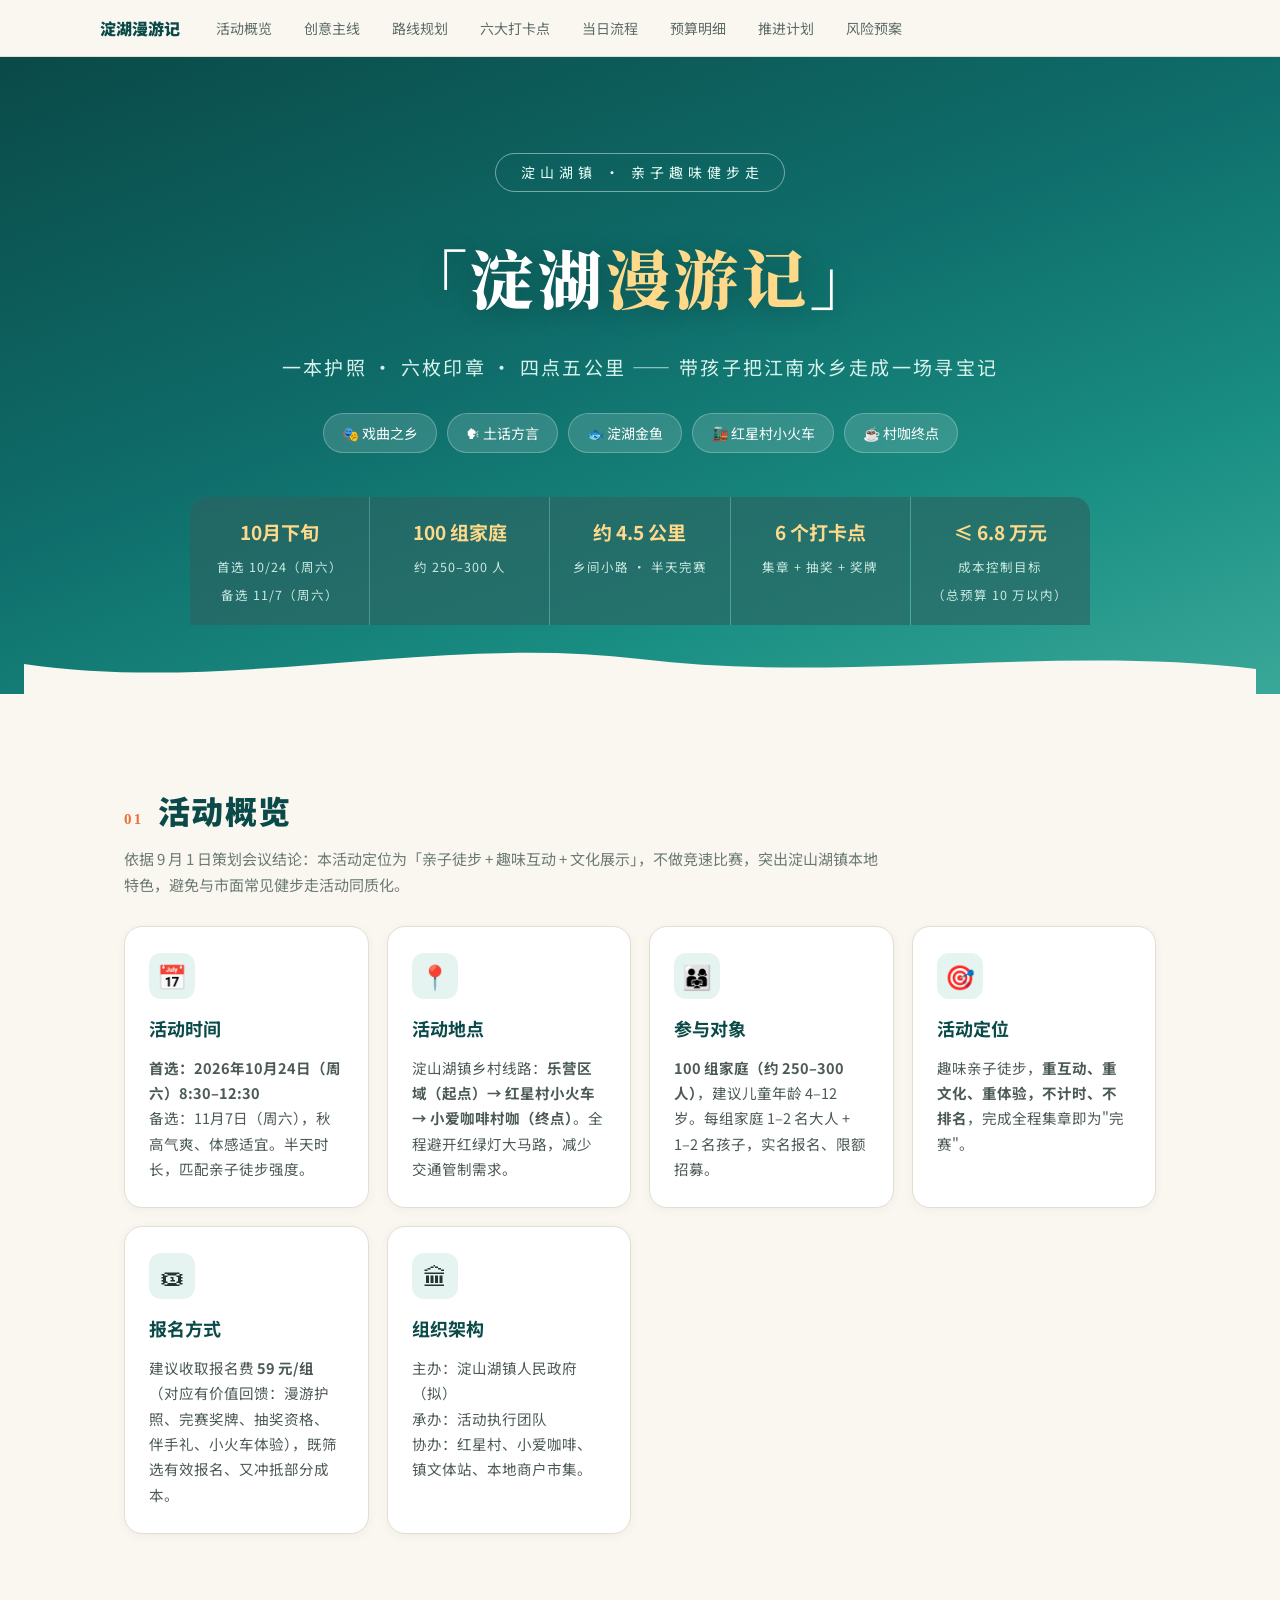
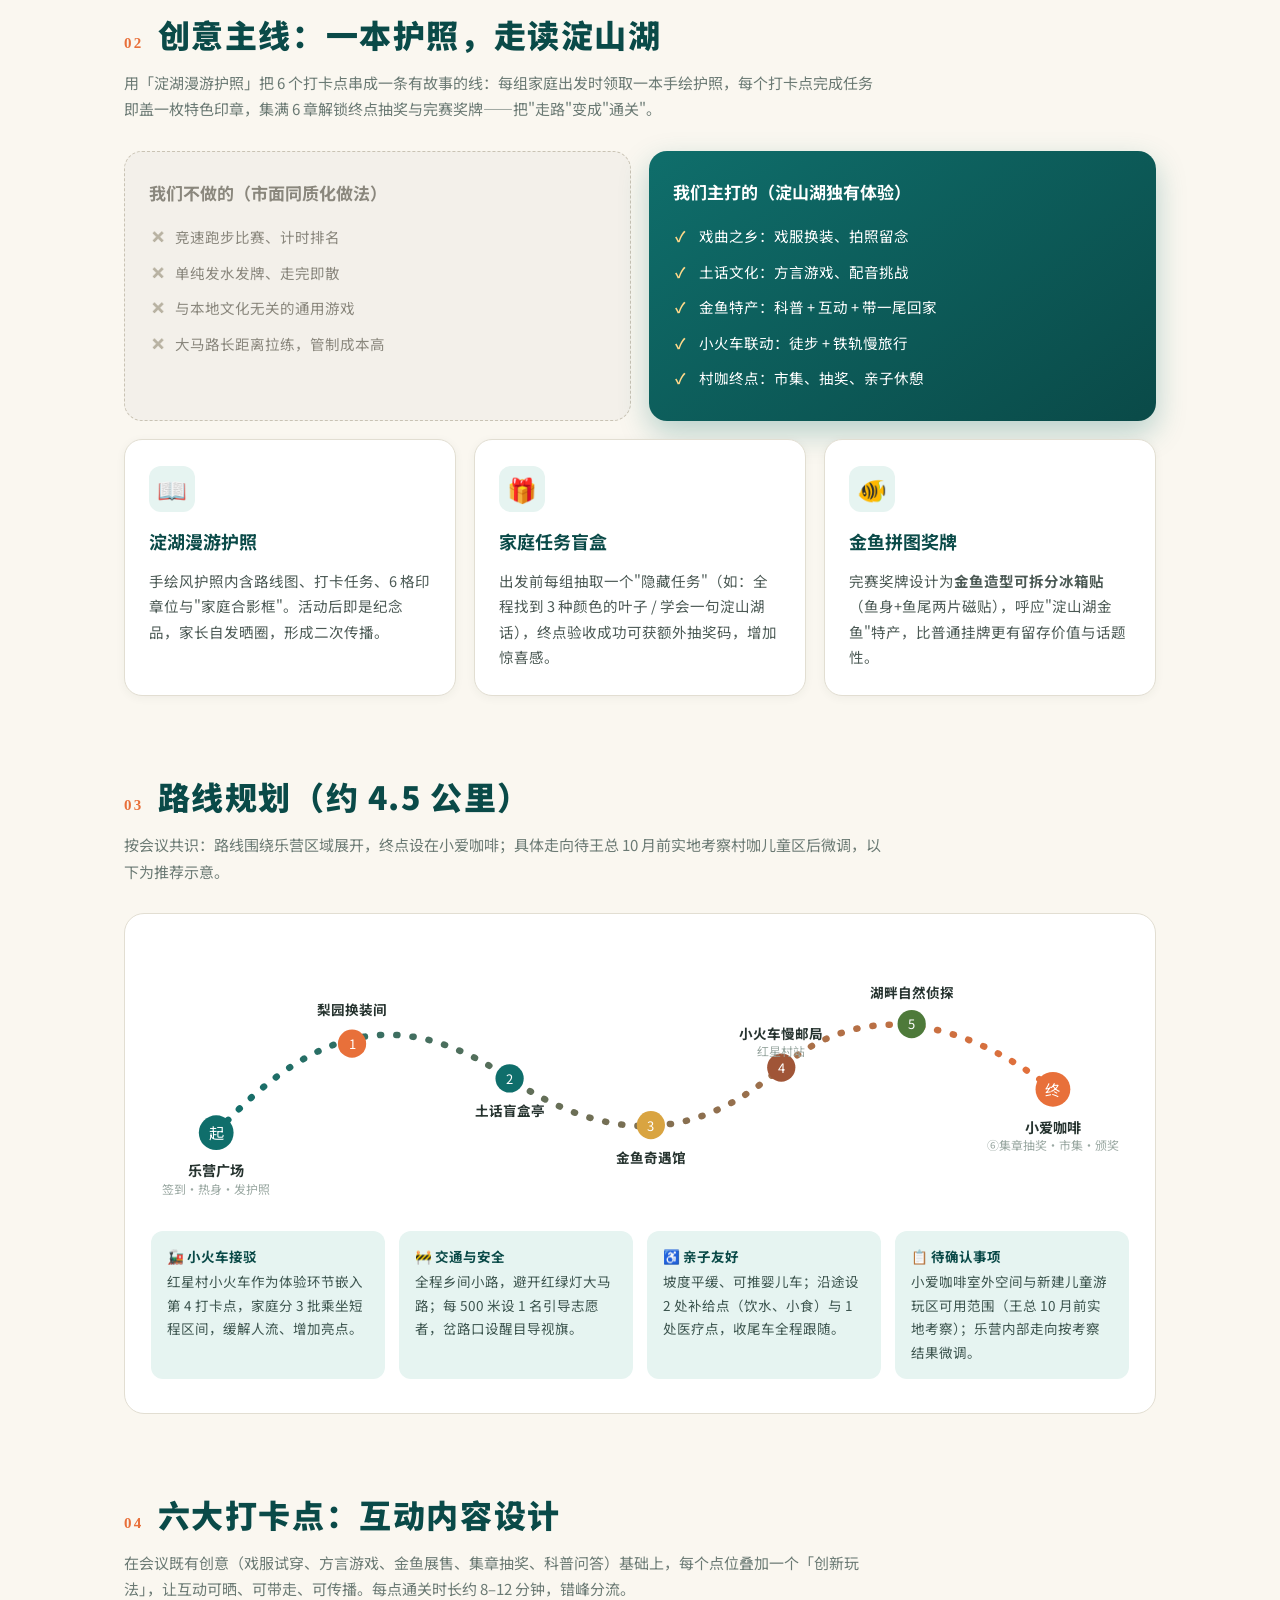
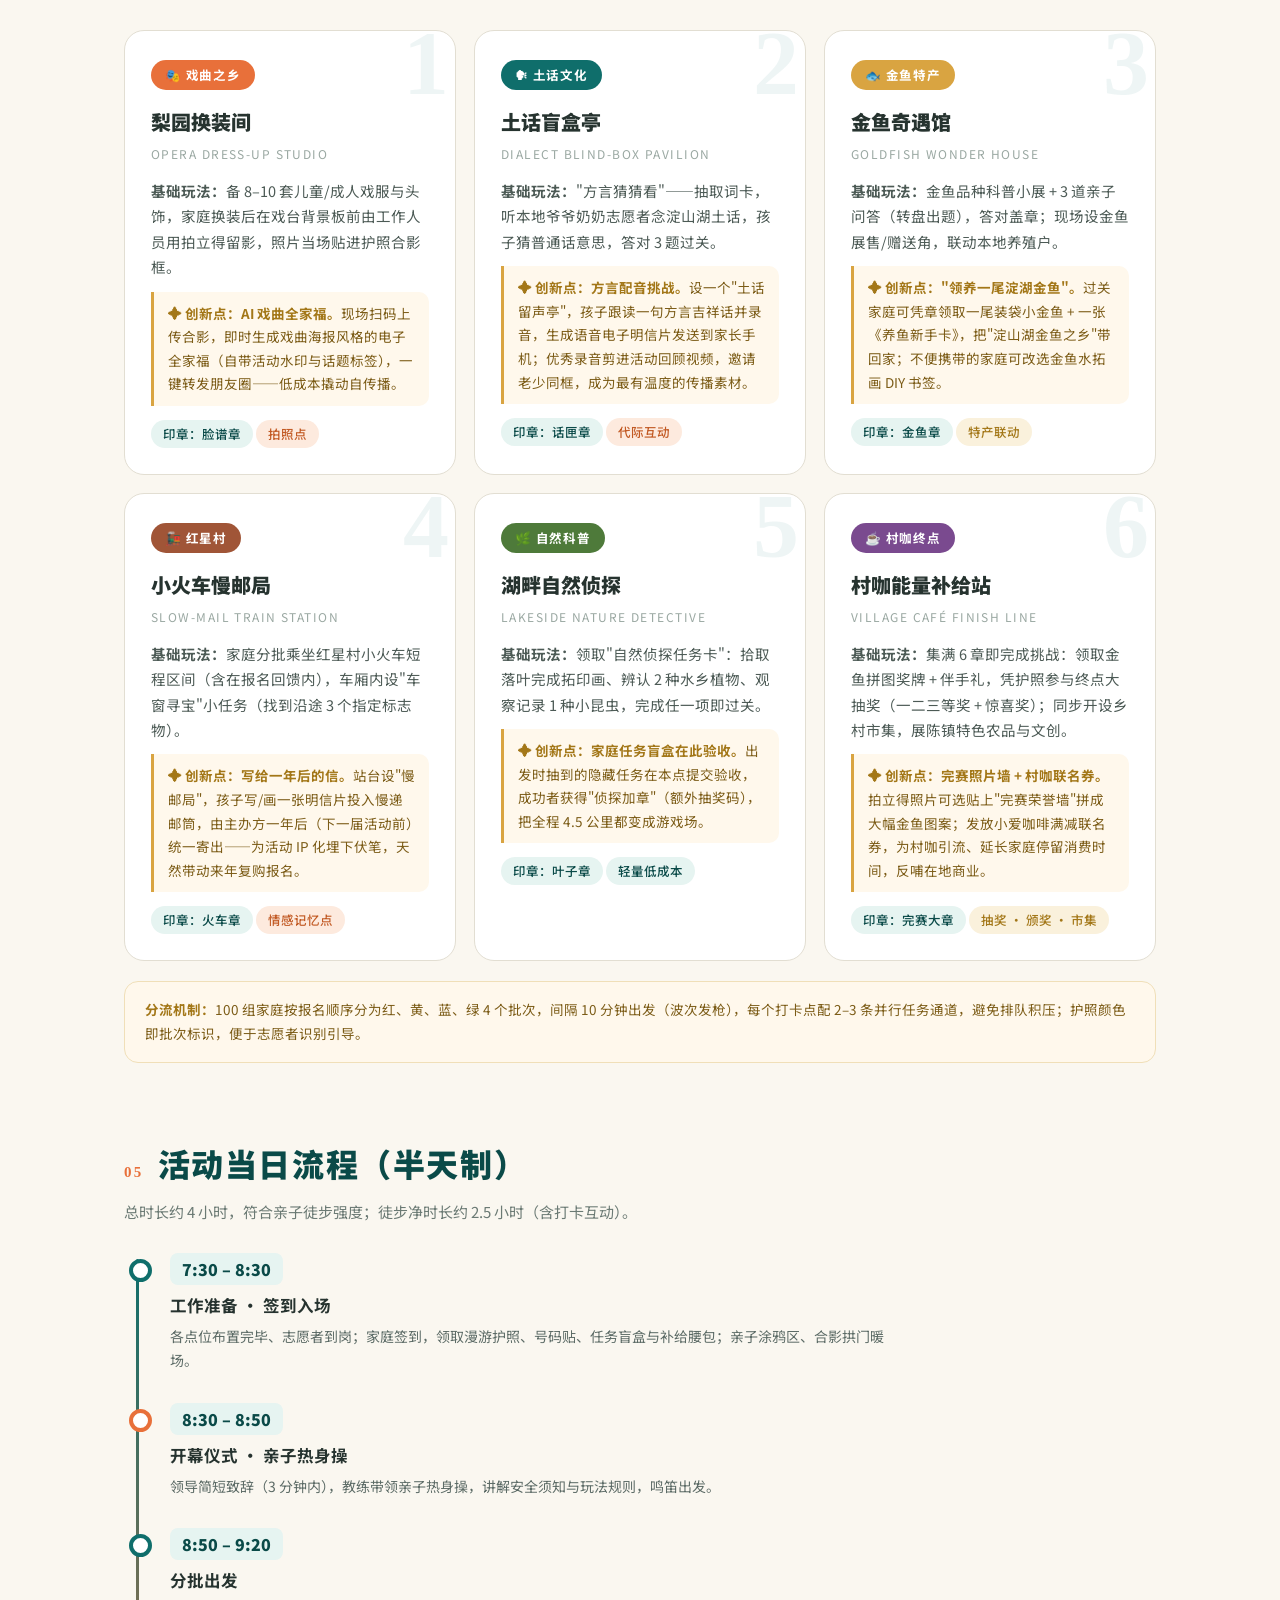
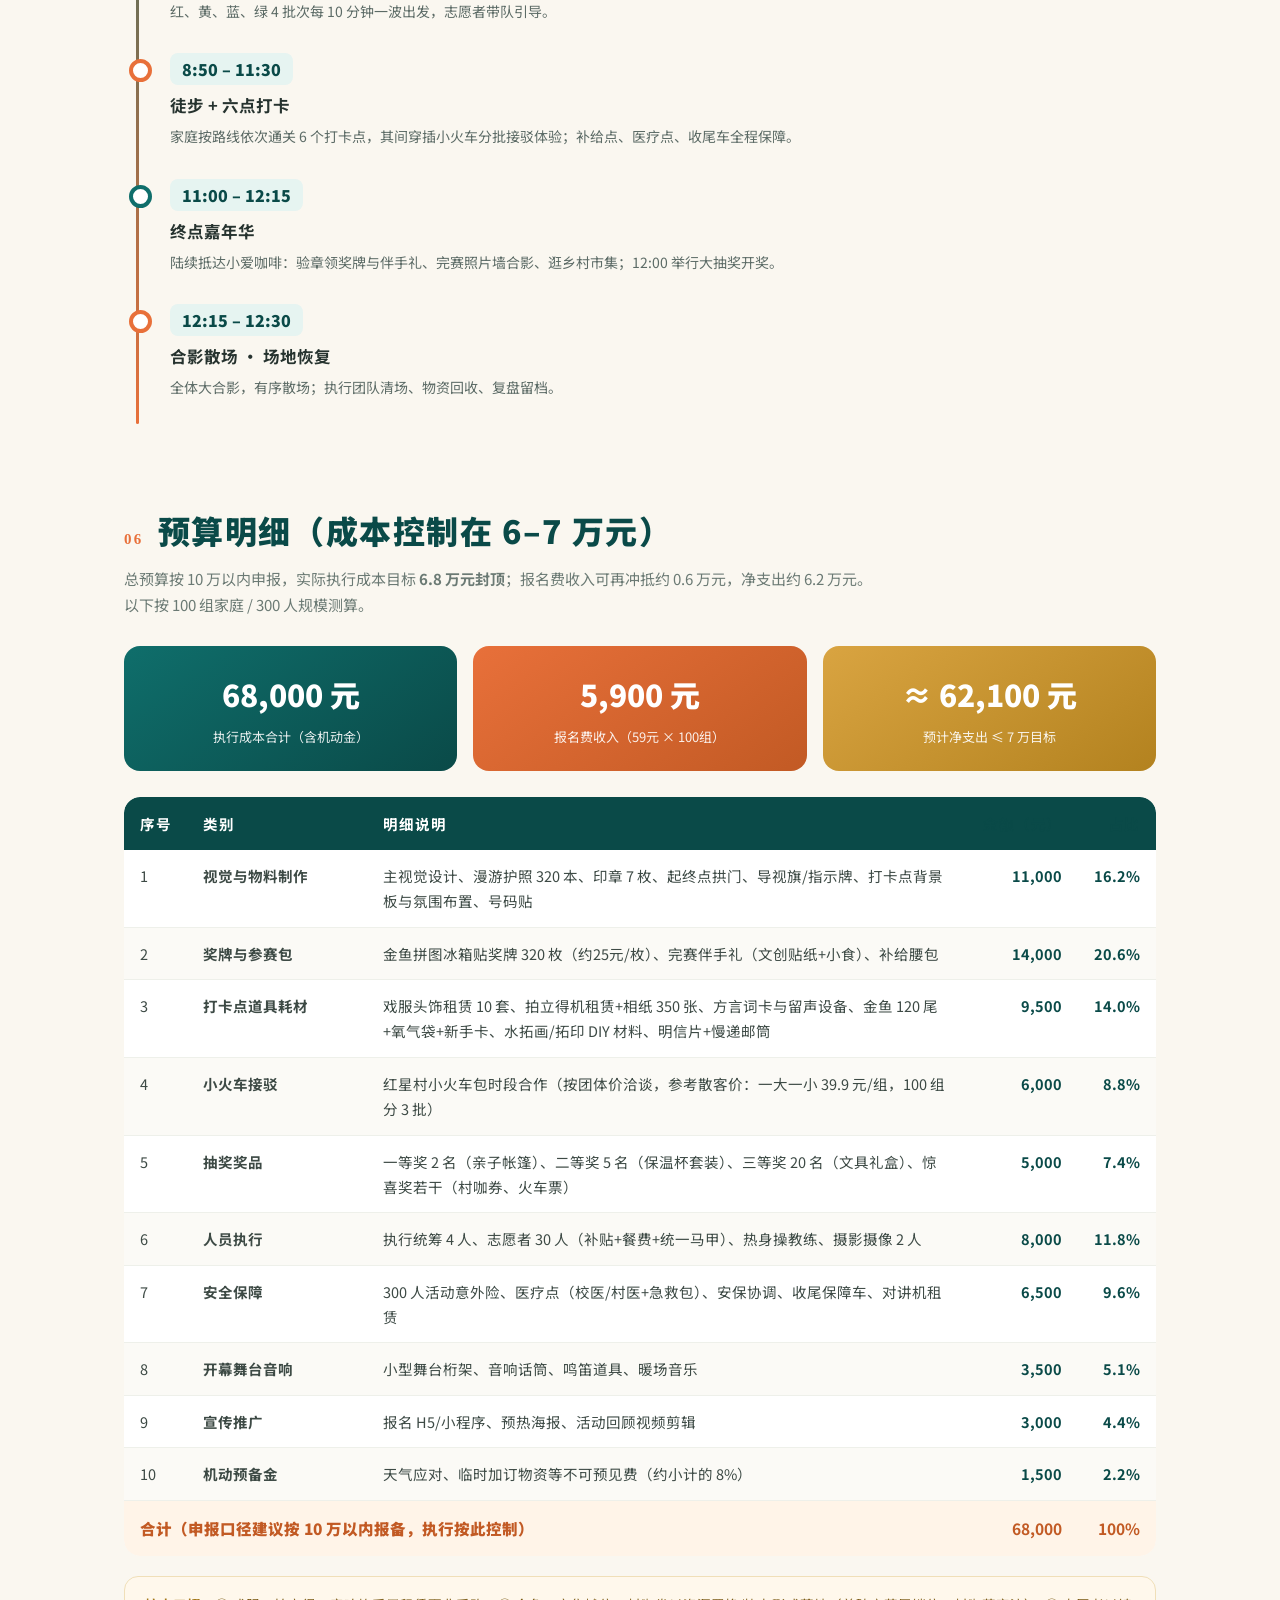
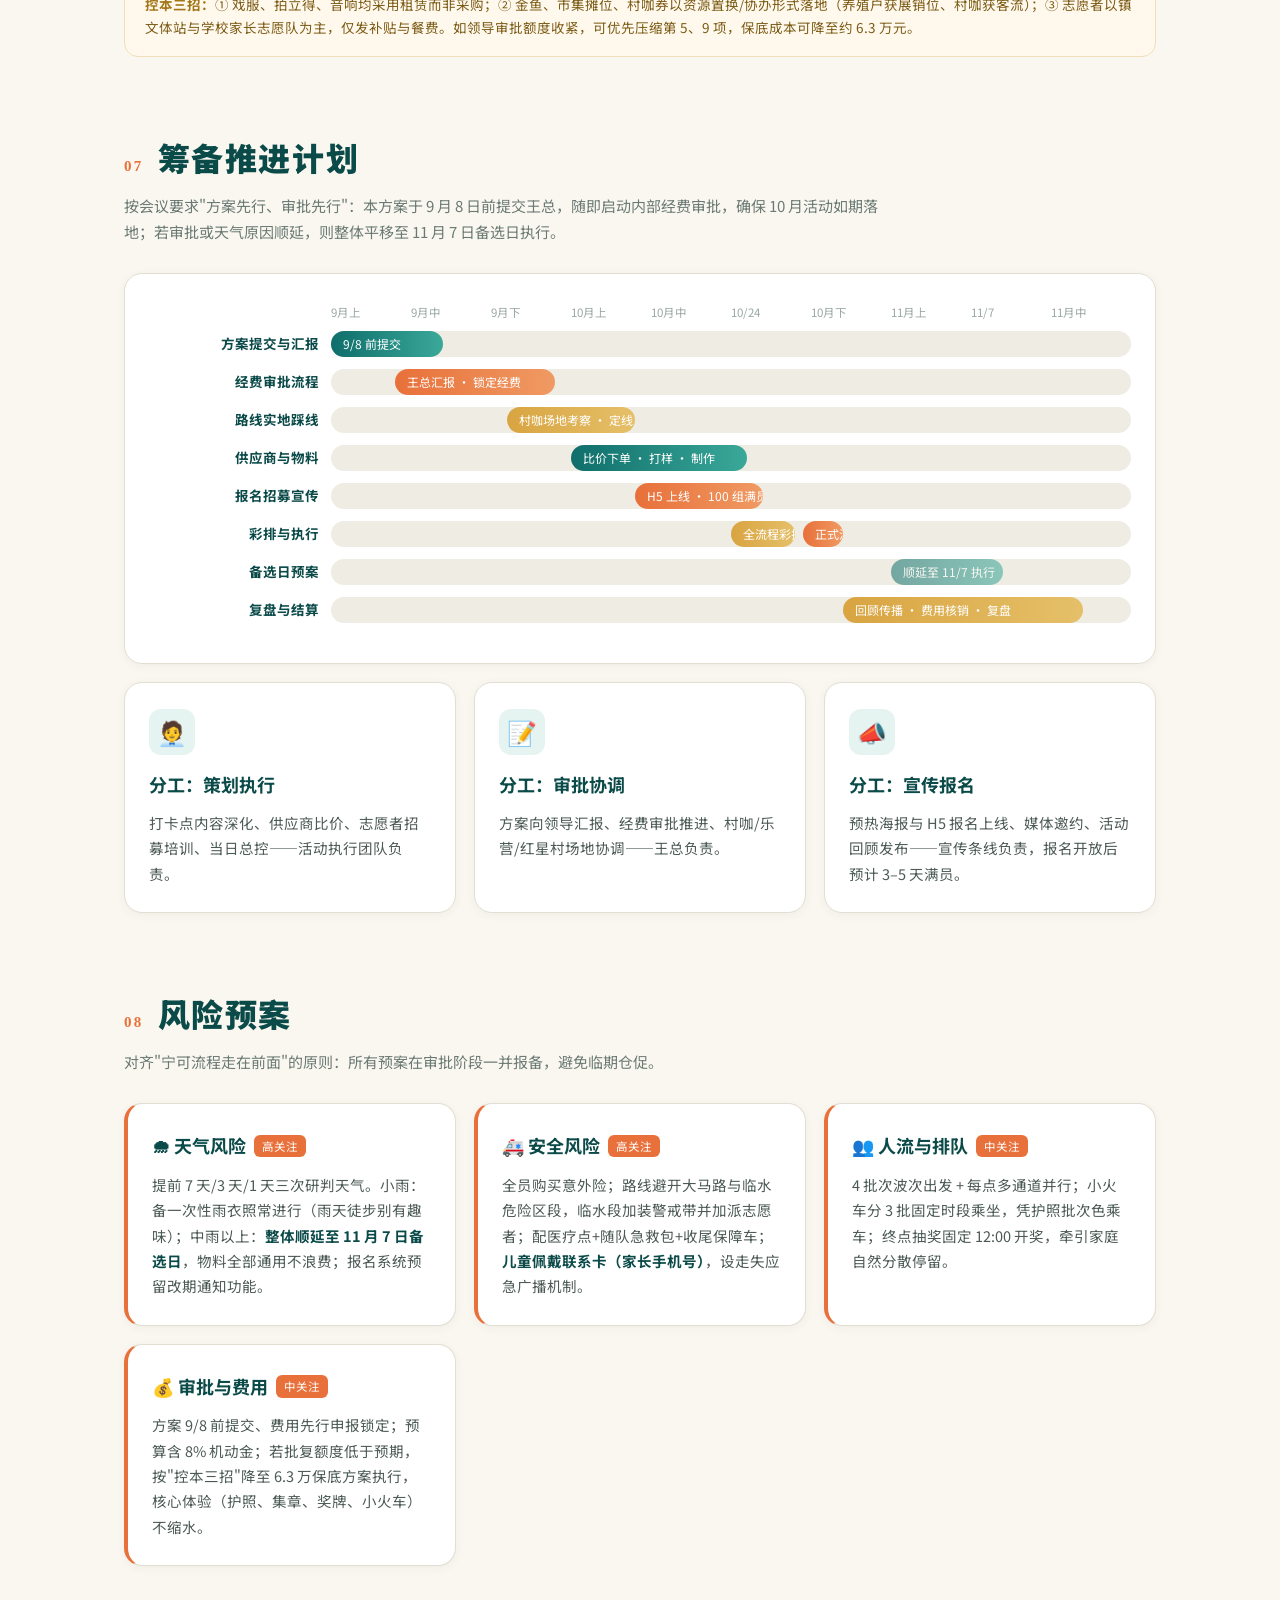
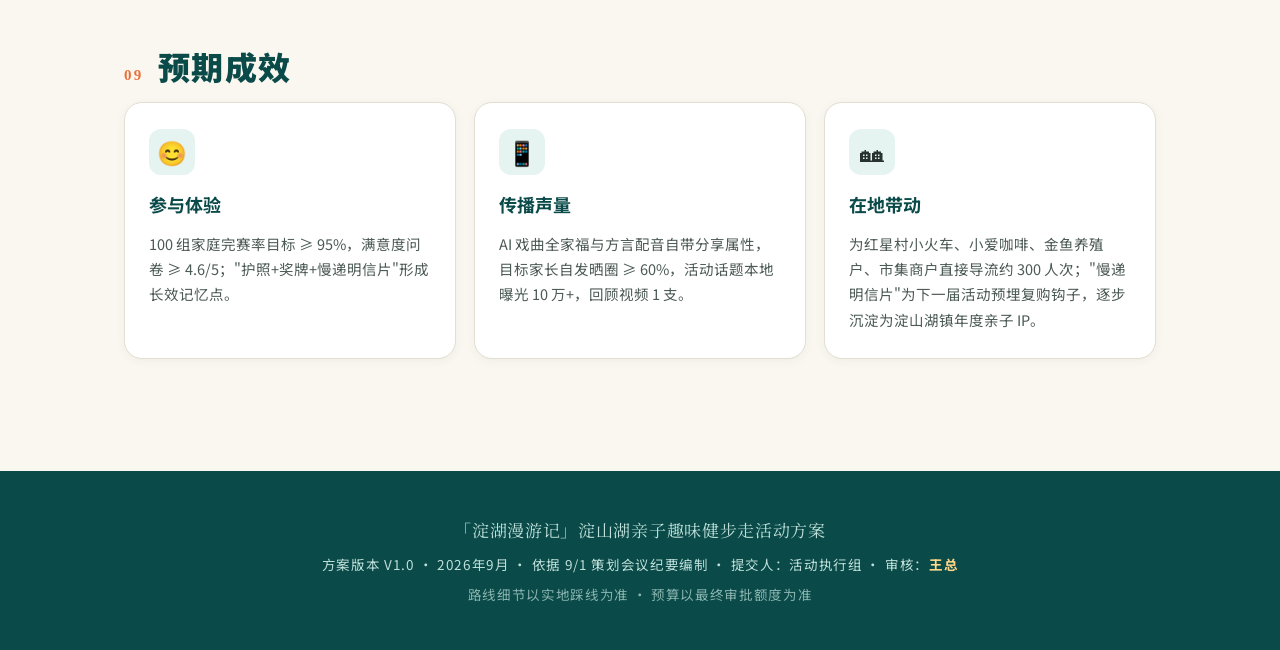
<file: 淀山湖亲子趣味健步走活动方案.html>
<!DOCTYPE html>
<html lang="zh-CN">
<head>
<meta charset="UTF-8">
<meta name="viewport" content="width=device-width, initial-scale=1.0">
<title>「淀湖漫游记」淀山湖亲子趣味健步走活动方案</title>
<link rel="preconnect" href="https://fonts.googleapis.com">
<link href="https://fonts.googleapis.com/css2?family=Noto+Sans+SC:wght@300;400;500;700;900&family=Noto+Serif+SC:wght@600;900&display=swap" rel="stylesheet">
<style>
  :root{
    --lake:#0f6e6b;        /* 湖水青 */
    --lake-deep:#0a4a48;   /* 深湖绿 */
    --lake-light:#e6f4f1;  /* 浅湖雾 */
    --persimmon:#e8703a;   /* 柿子橙（秋日主色） */
    --gold:#d9a441;        /* 金鱼金 */
    --ink:#26332f;         /* 墨色文字 */
    --paper:#faf7f0;       /* 米白纸感 */
    --card:#ffffff;
    --line:#e2ded2;
  }
  *{margin:0;padding:0;box-sizing:border-box;}
  html{scroll-behavior:smooth;}
  body{
    font-family:"Noto Sans SC","PingFang SC","Microsoft YaHei",sans-serif;
    color:var(--ink);
    background:var(--paper);
    line-height:1.75;
  }
  .serif{font-family:"Noto Serif SC","Songti SC",serif;}

  /* ===== 顶部导航 ===== */
  nav{
    position:sticky;top:0;z-index:100;
    background:rgba(250,247,240,.92);backdrop-filter:blur(10px);
    border-bottom:1px solid var(--line);
    padding:0 24px;
  }
  nav .nav-inner{
    max-width:1080px;margin:0 auto;display:flex;align-items:center;gap:8px;
    height:56px;overflow-x:auto;white-space:nowrap;
  }
  nav .logo{font-weight:900;color:var(--lake-deep);margin-right:16px;flex-shrink:0;}
  nav a{
    color:#5c6b66;text-decoration:none;font-size:14px;padding:6px 12px;border-radius:999px;
    transition:all .2s;flex-shrink:0;
  }
  nav a:hover{background:var(--lake-light);color:var(--lake-deep);}

  /* ===== Hero ===== */
  header{
    position:relative;overflow:hidden;
    background:linear-gradient(160deg,#0a4a48 0%,#0f6e6b 45%,#1a8f83 75%,#3aa899 100%);
    color:#fff;text-align:center;
    padding:96px 24px 0;
  }
  header .kicker{
    display:inline-block;border:1px solid rgba(255,255,255,.45);border-radius:999px;
    padding:6px 20px;font-size:14px;letter-spacing:.35em;text-indent:.35em;
    margin-bottom:28px;color:#eafff9;
  }
  header h1{
    font-size:clamp(38px,6vw,64px);font-weight:900;letter-spacing:.06em;
    text-shadow:0 4px 24px rgba(0,0,0,.25);
  }
  header h1 .hl{color:#ffd98a;}
  header .sub{
    margin-top:18px;font-size:clamp(15px,2vw,19px);color:#d7f2ec;letter-spacing:.12em;
  }
  header .tags{margin-top:30px;display:flex;flex-wrap:wrap;gap:10px;justify-content:center;}
  header .tags span{
    background:rgba(255,255,255,.14);border:1px solid rgba(255,255,255,.25);
    border-radius:999px;padding:7px 18px;font-size:14px;
  }
  header .meta{
    margin:44px auto 0;max-width:900px;
    display:grid;grid-template-columns:repeat(auto-fit,minmax(150px,1fr));gap:1px;
    background:rgba(255,255,255,.2);border-radius:16px 16px 0 0;overflow:hidden;
  }
  header .meta div{background:rgba(10,74,72,.55);padding:18px 10px;}
  header .meta b{display:block;font-size:19px;color:#ffd98a;margin-bottom:2px;}
  header .meta small{font-size:12.5px;color:#c9e9e2;letter-spacing:.08em;}
  header svg.wave{display:block;width:100%;height:70px;margin-top:-1px;}

  /* ===== 版面 ===== */
  main{max-width:1080px;margin:0 auto;padding:24px;}
  section{padding:64px 0 8px;}
  .sec-head{display:flex;align-items:baseline;gap:14px;margin-bottom:8px;}
  .sec-num{
    font-family:Georgia,serif;font-size:15px;font-weight:700;color:var(--persimmon);
    letter-spacing:.15em;
  }
  h2{font-size:clamp(24px,3.4vw,32px);font-weight:900;color:var(--lake-deep);letter-spacing:.05em;}
  .sec-desc{color:#6b7a74;font-size:15px;margin-bottom:28px;max-width:760px;}

  .grid{display:grid;gap:18px;}
  .g2{grid-template-columns:repeat(auto-fit,minmax(300px,1fr));}
  .g3{grid-template-columns:repeat(auto-fit,minmax(240px,1fr));}

  .card{
    background:var(--card);border:1px solid var(--line);border-radius:18px;
    padding:26px 24px;box-shadow:0 2px 10px rgba(38,51,47,.05);
    transition:transform .25s,box-shadow .25s;
  }
  .card:hover{transform:translateY(-3px);box-shadow:0 10px 28px rgba(38,51,47,.1);}
  .card h3{font-size:18px;font-weight:700;color:var(--lake-deep);margin-bottom:10px;}
  .card p{font-size:14.5px;color:#4c5a55;}
  .icon{
    width:46px;height:46px;border-radius:12px;display:flex;align-items:center;justify-content:center;
    font-size:24px;margin-bottom:14px;background:var(--lake-light);
  }

  .pill{
    display:inline-block;background:var(--lake-light);color:var(--lake-deep);
    border-radius:999px;padding:3px 12px;font-size:12.5px;font-weight:500;margin:2px 3px 2px 0;
  }
  .pill.orange{background:#fdeade;color:#c25a24;}
  .pill.gold{background:#faf1dc;color:#a37718;}

  /* ===== 定位对比 ===== */
  .vs{display:grid;grid-template-columns:1fr 1fr;gap:18px;}
  .vs .no,.vs .yes{border-radius:18px;padding:26px 24px;}
  .vs .no{background:#f3f0ea;border:1px dashed #c9c3b4;color:#8a877d;}
  .vs .yes{background:linear-gradient(145deg,#0f6e6b,#0a4a48);color:#fff;box-shadow:0 12px 30px rgba(15,110,107,.28);}
  .vs h3{font-size:17px;margin-bottom:12px;font-weight:700;}
  .vs ul{list-style:none;font-size:14.5px;}
  .vs li{padding:5px 0 5px 26px;position:relative;}
  .vs .no li::before{content:"✕";position:absolute;left:2px;color:#b8b2a2;font-weight:700;}
  .vs .yes li::before{content:"✓";position:absolute;left:2px;color:#ffd98a;font-weight:700;}
  @media(max-width:680px){.vs{grid-template-columns:1fr;}}

  /* ===== 路线 ===== */
  .route-wrap{
    background:var(--card);border:1px solid var(--line);border-radius:20px;
    padding:34px 26px;overflow-x:auto;
  }
  .route-svg{min-width:820px;width:100%;height:auto;display:block;}
  .route-notes{display:grid;grid-template-columns:repeat(auto-fit,minmax(220px,1fr));gap:14px;margin-top:22px;}
  .route-notes div{
    background:var(--lake-light);border-radius:12px;padding:14px 16px;font-size:13.5px;color:#3d554f;
  }
  .route-notes b{color:var(--lake-deep);display:block;margin-bottom:2px;}

  /* ===== 打卡点 ===== */
  .stamp-card{
    position:relative;background:var(--card);border:1px solid var(--line);border-radius:20px;
    padding:28px 26px 24px;overflow:hidden;
    transition:transform .25s,box-shadow .25s;
  }
  .stamp-card:hover{transform:translateY(-4px);box-shadow:0 14px 32px rgba(38,51,47,.12);}
  .stamp-card .num{
    position:absolute;top:-14px;right:6px;font-family:Georgia,serif;
    font-size:92px;font-weight:900;color:rgba(15,110,107,.07);line-height:1;
  }
  .stamp-card .badge{
    display:inline-flex;align-items:center;gap:8px;font-size:12.5px;font-weight:700;
    color:#fff;background:var(--persimmon);border-radius:999px;padding:4px 14px;margin-bottom:14px;
    letter-spacing:.06em;
  }
  .stamp-card:nth-child(2) .badge{background:#0f6e6b;}
  .stamp-card:nth-child(3) .badge{background:var(--gold);}
  .stamp-card:nth-child(4) .badge{background:#a05537;}
  .stamp-card:nth-child(5) .badge{background:#4e7a3a;}
  .stamp-card:nth-child(6) .badge{background:#7a4a8f;}
  .stamp-card h3{font-size:20px;font-weight:900;color:var(--ink);margin-bottom:4px;}
  .stamp-card .en{font-size:12px;color:#9aa8a2;letter-spacing:.12em;margin-bottom:14px;}
  .stamp-card p{font-size:14.5px;color:#4c5a55;margin-bottom:12px;}
  .stamp-card .new{
    background:#fff8ec;border-left:3px solid var(--gold);border-radius:0 10px 10px 0;
    padding:10px 14px;font-size:13.5px;color:#7c5c17;margin-bottom:12px;
  }
  .stamp-card .new b{color:#a37718;}

  /* ===== 时间轴 ===== */
  .timeline{position:relative;margin-left:12px;padding-left:34px;}
  .timeline::before{
    content:"";position:absolute;left:0;top:6px;bottom:6px;width:3px;
    background:linear-gradient(var(--lake),var(--persimmon));border-radius:3px;
  }
  .t-item{position:relative;padding:0 0 30px;}
  .t-item::before{
    content:"";position:absolute;left:-41px;top:6px;width:15px;height:15px;border-radius:50%;
    background:#fff;border:4px solid var(--lake);
  }
  .t-item:nth-child(even)::before{border-color:var(--persimmon);}
  .t-item .time{
    display:inline-block;font-weight:900;color:var(--lake-deep);font-size:16px;
    background:var(--lake-light);border-radius:8px;padding:2px 12px;margin-bottom:6px;
  }
  .t-item h4{font-size:16.5px;font-weight:700;margin-bottom:4px;}
  .t-item p{font-size:14px;color:#5c6b66;max-width:720px;}

  /* ===== 预算表 ===== */
  .budget-highlight{
    display:grid;grid-template-columns:repeat(auto-fit,minmax(200px,1fr));gap:16px;margin-bottom:26px;
  }
  .budget-highlight .bh{
    border-radius:16px;padding:22px;text-align:center;color:#fff;
  }
  .bh1{background:linear-gradient(145deg,#0f6e6b,#0a4a48);}
  .bh2{background:linear-gradient(145deg,#e8703a,#c25a24);}
  .bh3{background:linear-gradient(145deg,#d9a441,#b3821f);}
  .budget-highlight b{display:block;font-size:30px;font-weight:900;}
  .budget-highlight small{font-size:13px;opacity:.9;}

  table{
    width:100%;border-collapse:collapse;background:#fff;border-radius:16px;overflow:hidden;
    box-shadow:0 2px 10px rgba(38,51,47,.06);font-size:14.5px;
  }
  thead th{
    background:var(--lake-deep);color:#fff;text-align:left;padding:14px 16px;font-weight:700;
    letter-spacing:.05em;white-space:nowrap;
  }
  tbody td{padding:13px 16px;border-bottom:1px solid #eef0ea;vertical-align:top;color:#3d4a45;}
  tbody tr:nth-child(even){background:#fbfaf6;}
  tbody tr:hover{background:var(--lake-light);}
  td.money,th.money{text-align:right;font-variant-numeric:tabular-nums;white-space:nowrap;font-weight:700;color:var(--lake-deep);}
  tfoot td{padding:14px 16px;font-weight:900;background:#fff4e8;color:#c25a24;font-size:15.5px;}
  .table-scroll{overflow-x:auto;border-radius:16px;}

  /* ===== 甘特推进 ===== */
  .gantt .g-row{display:grid;grid-template-columns:170px 1fr;align-items:center;gap:12px;margin-bottom:12px;}
  .gantt .g-label{font-size:13.5px;font-weight:700;color:var(--lake-deep);text-align:right;}
  .gantt .g-track{background:#efece3;border-radius:999px;height:26px;position:relative;}
  .gantt .g-bar{
    position:absolute;top:0;bottom:0;border-radius:999px;
    background:linear-gradient(90deg,var(--lake),#3aa899);
    display:flex;align-items:center;padding:0 12px;color:#fff;font-size:12px;white-space:nowrap;overflow:hidden;
  }
  .gantt .g-bar.o{background:linear-gradient(90deg,var(--persimmon),#f09a63);}
  .gantt .g-bar.g{background:linear-gradient(90deg,var(--gold),#e5c069);}
  .gantt .g-scale{display:grid;grid-template-columns:170px 1fr;gap:12px;margin-bottom:8px;}
  .gantt .g-months{display:grid;grid-template-columns:repeat(10,1fr);font-size:11.5px;color:#9aa8a2;}
  @media(max-width:640px){
    .gantt .g-row,.gantt .g-scale{grid-template-columns:110px 1fr;}
    .gantt .g-label{font-size:12px;}
  }

  /* ===== 风险 ===== */
  .risk-card{border-left:4px solid var(--persimmon);}
  .risk-card h3{display:flex;align-items:center;gap:8px;}
  .risk-card .tag{
    font-size:11.5px;color:#fff;background:var(--persimmon);border-radius:6px;padding:1px 8px;font-weight:400;
  }
  .risk-card p b{color:var(--lake-deep);}

  /* ===== 页脚 ===== */
  footer{
    margin-top:80px;background:var(--lake-deep);color:#bfe0da;text-align:center;
    padding:44px 24px;font-size:13.5px;letter-spacing:.05em;
  }
  footer b{color:#ffd98a;}

  .note{
    background:#fff8ec;border:1px solid #f0dfb8;border-radius:14px;padding:16px 20px;
    font-size:13.5px;color:#7c5c17;margin-top:20px;
  }
  .note b{color:#a37718;}

  @media print{
    nav{display:none;}
    header{padding-top:48px;}
    .card,.stamp-card{break-inside:avoid;}
    section{padding:32px 0 8px;}
  }
</style>
</head>
<body>

<nav>
  <div class="nav-inner">
    <span class="logo">淀湖漫游记</span>
    <a href="#overview">活动概览</a>
    <a href="#concept">创意主线</a>
    <a href="#route">路线规划</a>
    <a href="#stamps">六大打卡点</a>
    <a href="#flow">当日流程</a>
    <a href="#budget">预算明细</a>
    <a href="#plan">推进计划</a>
    <a href="#risk">风险预案</a>
  </div>
</nav>

<header>
  <div class="kicker">淀山湖镇 · 亲子趣味健步走</div>
  <h1 class="serif">「淀湖<span class="hl">漫游记</span>」</h1>
  <p class="sub">一本护照 · 六枚印章 · 四点五公里 —— 带孩子把江南水乡走成一场寻宝记</p>
  <div class="tags">
    <span>🎭 戏曲之乡</span><span>🗣 土话方言</span><span>🐟 淀湖金鱼</span><span>🚂 红星村小火车</span><span>☕ 村咖终点</span>
  </div>
  <div class="meta">
    <div><b>10月下旬</b><small>首选 10/24（周六）<br>备选 11/7（周六）</small></div>
    <div><b>100 组家庭</b><small>约 250–300 人</small></div>
    <div><b>约 4.5 公里</b><small>乡间小路 · 半天完赛</small></div>
    <div><b>6 个打卡点</b><small>集章 + 抽奖 + 奖牌</small></div>
    <div><b>≤ 6.8 万元</b><small>成本控制目标<br>（总预算 10 万以内）</small></div>
  </div>
  <svg class="wave" viewBox="0 0 1440 70" preserveAspectRatio="none">
    <path d="M0,40 C240,70 480,10 720,35 C960,60 1200,20 1440,45 L1440,70 L0,70 Z" fill="#faf7f0"/>
  </svg>
</header>

<main>

  <!-- 01 活动概览 -->
  <section id="overview">
    <div class="sec-head"><span class="sec-num">01</span><h2>活动概览</h2></div>
    <p class="sec-desc">依据 9 月 1 日策划会议结论：本活动定位为「亲子徒步 + 趣味互动 + 文化展示」，不做竞速比赛，突出淀山湖镇本地特色，避免与市面常见健步走活动同质化。</p>
    <div class="grid g3">
      <div class="card"><div class="icon">📅</div><h3>活动时间</h3>
        <p><b>首选：2026年10月24日（周六）8:30–12:30</b><br>备选：11月7日（周六），秋高气爽、体感适宜。半天时长，匹配亲子徒步强度。</p></div>
      <div class="card"><div class="icon">📍</div><h3>活动地点</h3>
        <p>淀山湖镇乡村线路：<b>乐营区域（起点）→ 红星村小火车 → 小爱咖啡村咖（终点）</b>。全程避开红绿灯大马路，减少交通管制需求。</p></div>
      <div class="card"><div class="icon">👨‍👩‍👧</div><h3>参与对象</h3>
        <p><b>100 组家庭（约 250–300 人）</b>，建议儿童年龄 4–12 岁。每组家庭 1–2 名大人 + 1–2 名孩子，实名报名、限额招募。</p></div>
      <div class="card"><div class="icon">🎯</div><h3>活动定位</h3>
        <p>趣味亲子徒步，<b>重互动、重文化、重体验，不计时、不排名</b>，完成全程集章即为"完赛"。</p></div>
      <div class="card"><div class="icon">🎟</div><h3>报名方式</h3>
        <p>建议收取报名费 <b>59 元/组</b>（对应有价值回馈：漫游护照、完赛奖牌、抽奖资格、伴手礼、小火车体验），既筛选有效报名、又冲抵部分成本。</p></div>
      <div class="card"><div class="icon">🏛</div><h3>组织架构</h3>
        <p>主办：淀山湖镇人民政府（拟）<br>承办：活动执行团队<br>协办：红星村、小爱咖啡、镇文体站、本地商户市集。</p></div>
    </div>
  </section>

  <!-- 02 创意主线 -->
  <section id="concept">
    <div class="sec-head"><span class="sec-num">02</span><h2>创意主线：一本护照，走读淀山湖</h2></div>
    <p class="sec-desc">用「淀湖漫游护照」把 6 个打卡点串成一条有故事的线：每组家庭出发时领取一本手绘护照，每个打卡点完成任务即盖一枚特色印章，集满 6 章解锁终点抽奖与完赛奖牌——把"走路"变成"通关"。</p>

    <div class="vs">
      <div class="no">
        <h3>我们不做的（市面同质化做法）</h3>
        <ul>
          <li>竞速跑步比赛、计时排名</li>
          <li>单纯发水发牌、走完即散</li>
          <li>与本地文化无关的通用游戏</li>
          <li>大马路长距离拉练，管制成本高</li>
        </ul>
      </div>
      <div class="yes">
        <h3>我们主打的（淀山湖独有体验）</h3>
        <ul>
          <li>戏曲之乡：戏服换装、拍照留念</li>
          <li>土话文化：方言游戏、配音挑战</li>
          <li>金鱼特产：科普 + 互动 + 带一尾回家</li>
          <li>小火车联动：徒步 + 铁轨慢旅行</li>
          <li>村咖终点：市集、抽奖、亲子休憩</li>
        </ul>
      </div>
    </div>

    <div class="grid g3" style="margin-top:18px;">
      <div class="card"><div class="icon">📖</div><h3>淀湖漫游护照</h3>
        <p>手绘风护照内含路线图、打卡任务、6 格印章位与"家庭合影框"。活动后即是纪念品，家长自发晒圈，形成二次传播。</p></div>
      <div class="card"><div class="icon">🎁</div><h3>家庭任务盲盒</h3>
        <p>出发前每组抽取一个"隐藏任务"（如：全程找到 3 种颜色的叶子 / 学会一句淀山湖话），终点验收成功可获额外抽奖码，增加惊喜感。</p></div>
      <div class="card"><div class="icon">🐠</div><h3>金鱼拼图奖牌</h3>
        <p>完赛奖牌设计为<b>金鱼造型可拆分冰箱贴</b>（鱼身+鱼尾两片磁贴），呼应"淀山湖金鱼"特产，比普通挂牌更有留存价值与话题性。</p></div>
    </div>
  </section>

  <!-- 03 路线 -->
  <section id="route">
    <div class="sec-head"><span class="sec-num">03</span><h2>路线规划（约 4.5 公里）</h2></div>
    <p class="sec-desc">按会议共识：路线围绕乐营区域展开，终点设在小爱咖啡；具体走向待王总 10 月前实地考察村咖儿童区后微调，以下为推荐示意。</p>

    <div class="route-wrap">
      <svg class="route-svg" viewBox="0 0 900 240" xmlns="http://www.w3.org/2000/svg">
        <defs>
          <linearGradient id="pathGrad" x1="0" y1="0" x2="1" y2="0">
            <stop offset="0" stop-color="#0f6e6b"/><stop offset="1" stop-color="#e8703a"/>
          </linearGradient>
        </defs>
        <path d="M60,170 C160,60 240,60 330,120 C420,180 500,180 580,110 C650,50 740,60 830,130"
              fill="none" stroke="url(#pathGrad)" stroke-width="6" stroke-linecap="round" stroke-dasharray="1 14"/>
        <!-- 起点 -->
        <circle cx="60" cy="170" r="16" fill="#0f6e6b"/>
        <text x="60" y="176" text-anchor="middle" font-size="14" fill="#fff">起</text>
        <text x="60" y="210" text-anchor="middle" font-size="13" fill="#26332f" font-weight="bold">乐营广场</text>
        <text x="60" y="226" text-anchor="middle" font-size="11" fill="#9aa8a2">签到·热身·发护照</text>
        <!-- P1 -->
        <circle cx="185" cy="88" r="13" fill="#e8703a"/>
        <text x="185" y="93" text-anchor="middle" font-size="12" fill="#fff">1</text>
        <text x="185" y="62" text-anchor="middle" font-size="12.5" fill="#26332f" font-weight="bold">梨园换装间</text>
        <!-- P2 -->
        <circle cx="330" cy="120" r="13" fill="#0f6e6b"/>
        <text x="330" y="125" text-anchor="middle" font-size="12" fill="#fff">2</text>
        <text x="330" y="155" text-anchor="middle" font-size="12.5" fill="#26332f" font-weight="bold">土话盲盒亭</text>
        <!-- P3 -->
        <circle cx="460" cy="163" r="13" fill="#d9a441"/>
        <text x="460" y="168" text-anchor="middle" font-size="12" fill="#fff">3</text>
        <text x="460" y="198" text-anchor="middle" font-size="12.5" fill="#26332f" font-weight="bold">金鱼奇遇馆</text>
        <!-- P4 -->
        <circle cx="580" cy="110" r="13" fill="#a05537"/>
        <text x="580" y="115" text-anchor="middle" font-size="12" fill="#fff">4</text>
        <text x="580" y="84" text-anchor="middle" font-size="12.5" fill="#26332f" font-weight="bold">小火车慢邮局</text>
        <text x="580" y="99" text-anchor="middle" font-size="11" fill="#9aa8a2">红星村站</text>
        <!-- P5 -->
        <circle cx="700" cy="70" r="13" fill="#4e7a3a"/>
        <text x="700" y="75" text-anchor="middle" font-size="12" fill="#fff">5</text>
        <text x="700" y="46" text-anchor="middle" font-size="12.5" fill="#26332f" font-weight="bold">湖畔自然侦探</text>
        <!-- 终点 -->
        <circle cx="830" cy="130" r="16" fill="#e8703a"/>
        <text x="830" y="136" text-anchor="middle" font-size="14" fill="#fff">终</text>
        <text x="830" y="170" text-anchor="middle" font-size="13" fill="#26332f" font-weight="bold">小爱咖啡</text>
        <text x="830" y="186" text-anchor="middle" font-size="11" fill="#9aa8a2">⑥集章抽奖·市集·颁奖</text>
      </svg>

      <div class="route-notes">
        <div><b>🚂 小火车接驳</b>红星村小火车作为体验环节嵌入第 4 打卡点，家庭分 3 批乘坐短程区间，缓解人流、增加亮点。</div>
        <div><b>🚧 交通与安全</b>全程乡间小路，避开红绿灯大马路；每 500 米设 1 名引导志愿者，岔路口设醒目导视旗。</div>
        <div><b>♿ 亲子友好</b>坡度平缓、可推婴儿车；沿途设 2 处补给点（饮水、小食）与 1 处医疗点，收尾车全程跟随。</div>
        <div><b>📋 待确认事项</b>小爱咖啡室外空间与新建儿童游玩区可用范围（王总 10 月前实地考察）；乐营内部走向按考察结果微调。</div>
      </div>
    </div>
  </section>

  <!-- 04 打卡点 -->
  <section id="stamps">
    <div class="sec-head"><span class="sec-num">04</span><h2>六大打卡点：互动内容设计</h2></div>
    <p class="sec-desc">在会议既有创意（戏服试穿、方言游戏、金鱼展售、集章抽奖、科普问答）基础上，每个点位叠加一个「创新玩法」，让互动可晒、可带走、可传播。每点通关时长约 8–12 分钟，错峰分流。</p>

    <div class="grid g2">
      <div class="stamp-card"><span class="num">1</span>
        <span class="badge">🎭 戏曲之乡</span>
        <h3>梨园换装间</h3>
        <div class="en">OPERA DRESS-UP STUDIO</div>
        <p><b>基础玩法：</b>备 8–10 套儿童/成人戏服与头饰，家庭换装后在戏台背景板前由工作人员用拍立得留影，照片当场贴进护照合影框。</p>
        <div class="new"><b>✦ 创新点：AI 戏曲全家福。</b>现场扫码上传合影，即时生成戏曲海报风格的电子全家福（自带活动水印与话题标签），一键转发朋友圈——低成本撬动自传播。</div>
        <span class="pill">印章：脸谱章</span><span class="pill orange">拍照点</span>
      </div>

      <div class="stamp-card"><span class="num">2</span>
        <span class="badge">🗣 土话文化</span>
        <h3>土话盲盒亭</h3>
        <div class="en">DIALECT BLIND-BOX PAVILION</div>
        <p><b>基础玩法：</b>"方言猜猜看"——抽取词卡，听本地爷爷奶奶志愿者念淀山湖土话，孩子猜普通话意思，答对 3 题过关。</p>
        <div class="new"><b>✦ 创新点：方言配音挑战。</b>设一个"土话留声亭"，孩子跟读一句方言吉祥话并录音，生成语音电子明信片发送到家长手机；优秀录音剪进活动回顾视频，邀请老少同框，成为最有温度的传播素材。</div>
        <span class="pill">印章：话匣章</span><span class="pill orange">代际互动</span>
      </div>

      <div class="stamp-card"><span class="num">3</span>
        <span class="badge">🐟 金鱼特产</span>
        <h3>金鱼奇遇馆</h3>
        <div class="en">GOLDFISH WONDER HOUSE</div>
        <p><b>基础玩法：</b>金鱼品种科普小展 + 3 道亲子问答（转盘出题），答对盖章；现场设金鱼展售/赠送角，联动本地养殖户。</p>
        <div class="new"><b>✦ 创新点："领养一尾淀湖金鱼"。</b>过关家庭可凭章领取一尾装袋小金鱼 + 一张《养鱼新手卡》，把"淀山湖金鱼之乡"带回家；不便携带的家庭可改选金鱼水拓画 DIY 书签。</div>
        <span class="pill">印章：金鱼章</span><span class="pill gold">特产联动</span>
      </div>

      <div class="stamp-card"><span class="num">4</span>
        <span class="badge">🚂 红星村</span>
        <h3>小火车慢邮局</h3>
        <div class="en">SLOW-MAIL TRAIN STATION</div>
        <p><b>基础玩法：</b>家庭分批乘坐红星村小火车短程区间（含在报名回馈内），车厢内设"车窗寻宝"小任务（找到沿途 3 个指定标志物）。</p>
        <div class="new"><b>✦ 创新点：写给一年后的信。</b>站台设"慢邮局"，孩子写/画一张明信片投入慢递邮筒，由主办方一年后（下一届活动前）统一寄出——为活动 IP 化埋下伏笔，天然带动来年复购报名。</div>
        <span class="pill">印章：火车章</span><span class="pill orange">情感记忆点</span>
      </div>

      <div class="stamp-card"><span class="num">5</span>
        <span class="badge">🌿 自然科普</span>
        <h3>湖畔自然侦探</h3>
        <div class="en">LAKESIDE NATURE DETECTIVE</div>
        <p><b>基础玩法：</b>领取"自然侦探任务卡"：拾取落叶完成拓印画、辨认 2 种水乡植物、观察记录 1 种小昆虫，完成任一项即过关。</p>
        <div class="new"><b>✦ 创新点：家庭任务盲盒在此验收。</b>出发时抽到的隐藏任务在本点提交验收，成功者获得"侦探加章"（额外抽奖码），把全程 4.5 公里都变成游戏场。</div>
        <span class="pill">印章：叶子章</span><span class="pill">轻量低成本</span>
      </div>

      <div class="stamp-card"><span class="num">6</span>
        <span class="badge">☕ 村咖终点</span>
        <h3>村咖能量补给站</h3>
        <div class="en">VILLAGE CAFÉ FINISH LINE</div>
        <p><b>基础玩法：</b>集满 6 章即完成挑战：领取金鱼拼图奖牌 + 伴手礼，凭护照参与终点大抽奖（一二三等奖 + 惊喜奖）；同步开设乡村市集，展陈镇特色农品与文创。</p>
        <div class="new"><b>✦ 创新点：完赛照片墙 + 村咖联名券。</b>拍立得照片可选贴上"完赛荣誉墙"拼成大幅金鱼图案；发放小爱咖啡满减联名券，为村咖引流、延长家庭停留消费时间，反哺在地商业。</div>
        <span class="pill">印章：完赛大章</span><span class="pill gold">抽奖 · 颁奖 · 市集</span>
      </div>
    </div>

    <div class="note"><b>分流机制：</b>100 组家庭按报名顺序分为红、黄、蓝、绿 4 个批次，间隔 10 分钟出发（波次发枪），每个打卡点配 2–3 条并行任务通道，避免排队积压；护照颜色即批次标识，便于志愿者识别引导。</div>
  </section>

  <!-- 05 流程 -->
  <section id="flow">
    <div class="sec-head"><span class="sec-num">05</span><h2>活动当日流程（半天制）</h2></div>
    <p class="sec-desc">总时长约 4 小时，符合亲子徒步强度；徒步净时长约 2.5 小时（含打卡互动）。</p>
    <div class="timeline">
      <div class="t-item"><span class="time">7:30 – 8:30</span><h4>工作准备 · 签到入场</h4><p>各点位布置完毕、志愿者到岗；家庭签到，领取漫游护照、号码贴、任务盲盒与补给腰包；亲子涂鸦区、合影拱门暖场。</p></div>
      <div class="t-item"><span class="time">8:30 – 8:50</span><h4>开幕仪式 · 亲子热身操</h4><p>领导简短致辞（3 分钟内），教练带领亲子热身操，讲解安全须知与玩法规则，鸣笛出发。</p></div>
      <div class="t-item"><span class="time">8:50 – 9:20</span><h4>分批出发</h4><p>红、黄、蓝、绿 4 批次每 10 分钟一波出发，志愿者带队引导。</p></div>
      <div class="t-item"><span class="time">8:50 – 11:30</span><h4>徒步 + 六点打卡</h4><p>家庭按路线依次通关 6 个打卡点，其间穿插小火车分批接驳体验；补给点、医疗点、收尾车全程保障。</p></div>
      <div class="t-item"><span class="time">11:00 – 12:15</span><h4>终点嘉年华</h4><p>陆续抵达小爱咖啡：验章领奖牌与伴手礼、完赛照片墙合影、逛乡村市集；12:00 举行大抽奖开奖。</p></div>
      <div class="t-item"><span class="time">12:15 – 12:30</span><h4>合影散场 · 场地恢复</h4><p>全体大合影，有序散场；执行团队清场、物资回收、复盘留档。</p></div>
    </div>
  </section>

  <!-- 06 预算 -->
  <section id="budget">
    <div class="sec-head"><span class="sec-num">06</span><h2>预算明细（成本控制在 6–7 万元）</h2></div>
    <p class="sec-desc">总预算按 10 万以内申报，实际执行成本目标 <b>6.8 万元封顶</b>；报名费收入可再冲抵约 0.6 万元，净支出约 6.2 万元。以下按 100 组家庭 / 300 人规模测算。</p>

    <div class="budget-highlight">
      <div class="bh bh1"><b>68,000 元</b><small>执行成本合计（含机动金）</small></div>
      <div class="bh bh2"><b>5,900 元</b><small>报名费收入（59元 × 100组）</small></div>
      <div class="bh bh3"><b>≈ 62,100 元</b><small>预计净支出 ≤ 7 万目标</small></div>
    </div>

    <div class="table-scroll">
    <table>
      <thead>
        <tr><th style="width:52px;">序号</th><th style="width:180px;">类别</th><th>明细说明</th><th class="money">金额（元）</th><th class="money">占比</th></tr>
      </thead>
      <tbody>
        <tr><td>1</td><td><b>视觉与物料制作</b></td><td>主视觉设计、漫游护照 320 本、印章 7 枚、起终点拱门、导视旗/指示牌、打卡点背景板与氛围布置、号码贴</td><td class="money">11,000</td><td class="money">16.2%</td></tr>
        <tr><td>2</td><td><b>奖牌与参赛包</b></td><td>金鱼拼图冰箱贴奖牌 320 枚（约25元/枚）、完赛伴手礼（文创贴纸+小食）、补给腰包</td><td class="money">14,000</td><td class="money">20.6%</td></tr>
        <tr><td>3</td><td><b>打卡点道具耗材</b></td><td>戏服头饰租赁 10 套、拍立得机租赁+相纸 350 张、方言词卡与留声设备、金鱼 120 尾+氧气袋+新手卡、水拓画/拓印 DIY 材料、明信片+慢递邮筒</td><td class="money">9,500</td><td class="money">14.0%</td></tr>
        <tr><td>4</td><td><b>小火车接驳</b></td><td>红星村小火车包时段合作（按团体价洽谈，参考散客价：一大一小 39.9 元/组，100 组分 3 批）</td><td class="money">6,000</td><td class="money">8.8%</td></tr>
        <tr><td>5</td><td><b>抽奖奖品</b></td><td>一等奖 2 名（亲子帐篷）、二等奖 5 名（保温杯套装）、三等奖 20 名（文具礼盒）、惊喜奖若干（村咖券、火车票）</td><td class="money">5,000</td><td class="money">7.4%</td></tr>
        <tr><td>6</td><td><b>人员执行</b></td><td>执行统筹 4 人、志愿者 30 人（补贴+餐费+统一马甲）、热身操教练、摄影摄像 2 人</td><td class="money">8,000</td><td class="money">11.8%</td></tr>
        <tr><td>7</td><td><b>安全保障</b></td><td>300 人活动意外险、医疗点（校医/村医+急救包）、安保协调、收尾保障车、对讲机租赁</td><td class="money">6,500</td><td class="money">9.6%</td></tr>
        <tr><td>8</td><td><b>开幕舞台音响</b></td><td>小型舞台桁架、音响话筒、鸣笛道具、暖场音乐</td><td class="money">3,500</td><td class="money">5.1%</td></tr>
        <tr><td>9</td><td><b>宣传推广</b></td><td>报名 H5/小程序、预热海报、活动回顾视频剪辑</td><td class="money">3,000</td><td class="money">4.4%</td></tr>
        <tr><td>10</td><td><b>机动预备金</b></td><td>天气应对、临时加订物资等不可预见费（约小计的 8%）</td><td class="money">1,500</td><td class="money">2.2%</td></tr>
      </tbody>
      <tfoot>
        <tr><td colspan="3">合计（申报口径建议按 10 万以内报备，执行按此控制）</td><td class="money" style="color:#c25a24;">68,000</td><td class="money" style="color:#c25a24;">100%</td></tr>
      </tfoot>
    </table>
    </div>

    <div class="note"><b>控本三招：</b>① 戏服、拍立得、音响均采用租赁而非采购；② 金鱼、市集摊位、村咖券以资源置换/协办形式落地（养殖户获展销位、村咖获客流）；③ 志愿者以镇文体站与学校家长志愿队为主，仅发补贴与餐费。如领导审批额度收紧，可优先压缩第 5、9 项，保底成本可降至约 6.3 万元。</div>
  </section>

  <!-- 07 推进计划 -->
  <section id="plan">
    <div class="sec-head"><span class="sec-num">07</span><h2>筹备推进计划</h2></div>
    <p class="sec-desc">按会议要求"方案先行、审批先行"：本方案于 9 月 8 日前提交王总，随即启动内部经费审批，确保 10 月活动如期落地；若审批或天气原因顺延，则整体平移至 11 月 7 日备选日执行。</p>

    <div class="gantt card" style="padding:28px 24px;">
      <div class="g-scale"><span></span>
        <div class="g-months">
          <span>9月上</span><span>9月中</span><span>9月下</span><span>10月上</span><span>10月中</span><span>10/24</span><span>10月下</span><span>11月上</span><span>11/7</span><span>11月中</span>
        </div>
      </div>
      <div class="g-row"><span class="g-label">方案提交与汇报</span><div class="g-track"><div class="g-bar" style="left:0;width:14%;">9/8 前提交</div></div></div>
      <div class="g-row"><span class="g-label">经费审批流程</span><div class="g-track"><div class="g-bar o" style="left:8%;width:20%;">王总汇报 · 锁定经费</div></div></div>
      <div class="g-row"><span class="g-label">路线实地踩线</span><div class="g-track"><div class="g-bar g" style="left:22%;width:16%;">村咖场地考察 · 定线</div></div></div>
      <div class="g-row"><span class="g-label">供应商与物料</span><div class="g-track"><div class="g-bar" style="left:30%;width:22%;">比价下单 · 打样 · 制作</div></div></div>
      <div class="g-row"><span class="g-label">报名招募宣传</span><div class="g-track"><div class="g-bar o" style="left:38%;width:16%;">H5 上线 · 100 组满员</div></div></div>
      <div class="g-row"><span class="g-label">彩排与执行</span><div class="g-track"><div class="g-bar g" style="left:50%;width:8%;">全流程彩排</div><div class="g-bar o" style="left:59%;width:5%;">正式活动</div></div></div>
      <div class="g-row"><span class="g-label">备选日预案</span><div class="g-track"><div class="g-bar" style="left:70%;width:14%;opacity:.55;">顺延至 11/7 执行</div></div></div>
      <div class="g-row"><span class="g-label">复盘与结算</span><div class="g-track"><div class="g-bar g" style="left:64%;width:30%;">回顾传播 · 费用核销 · 复盘</div></div></div>
    </div>

    <div class="grid g3" style="margin-top:18px;">
      <div class="card"><div class="icon">🧑‍💼</div><h3>分工：策划执行</h3><p>打卡点内容深化、供应商比价、志愿者招募培训、当日总控——活动执行团队负责。</p></div>
      <div class="card"><div class="icon">📝</div><h3>分工：审批协调</h3><p>方案向领导汇报、经费审批推进、村咖/乐营/红星村场地协调——王总负责。</p></div>
      <div class="card"><div class="icon">📣</div><h3>分工：宣传报名</h3><p>预热海报与 H5 报名上线、媒体邀约、活动回顾发布——宣传条线负责，报名开放后预计 3–5 天满员。</p></div>
    </div>
  </section>

  <!-- 08 风险预案 -->
  <section id="risk">
    <div class="sec-head"><span class="sec-num">08</span><h2>风险预案</h2></div>
    <p class="sec-desc">对齐"宁可流程走在前面"的原则：所有预案在审批阶段一并报备，避免临期仓促。</p>
    <div class="grid g2">
      <div class="card risk-card"><h3>🌧 天气风险 <span class="tag">高关注</span></h3>
        <p>提前 7 天/3 天/1 天三次研判天气。小雨：备一次性雨衣照常进行（雨天徒步别有趣味）；中雨以上：<b>整体顺延至 11 月 7 日备选日</b>，物料全部通用不浪费；报名系统预留改期通知功能。</p></div>
      <div class="card risk-card"><h3>🚑 安全风险 <span class="tag">高关注</span></h3>
        <p>全员购买意外险；路线避开大马路与临水危险区段，临水段加装警戒带并加派志愿者；配医疗点+随队急救包+收尾保障车；<b>儿童佩戴联系卡（家长手机号）</b>，设走失应急广播机制。</p></div>
      <div class="card risk-card"><h3>👥 人流与排队 <span class="tag">中关注</span></h3>
        <p>4 批次波次出发 + 每点多通道并行；小火车分 3 批固定时段乘坐，凭护照批次色乘车；终点抽奖固定 12:00 开奖，牵引家庭自然分散停留。</p></div>
      <div class="card risk-card"><h3>💰 审批与费用 <span class="tag">中关注</span></h3>
        <p>方案 9/8 前提交、费用先行申报锁定；预算含 8% 机动金；若批复额度低于预期，按"控本三招"降至 6.3 万保底方案执行，核心体验（护照、集章、奖牌、小火车）不缩水。</p></div>
    </div>
  </section>

  <!-- 09 预期成效 -->
  <section id="outcome">
    <div class="sec-head"><span class="sec-num">09</span><h2>预期成效</h2></div>
    <div class="grid g3">
      <div class="card"><div class="icon">😊</div><h3>参与体验</h3><p>100 组家庭完赛率目标 ≥ 95%，满意度问卷 ≥ 4.6/5；"护照+奖牌+慢递明信片"形成长效记忆点。</p></div>
      <div class="card"><div class="icon">📱</div><h3>传播声量</h3><p>AI 戏曲全家福与方言配音自带分享属性，目标家长自发晒圈 ≥ 60%，活动话题本地曝光 10 万+，回顾视频 1 支。</p></div>
      <div class="card"><div class="icon">🏘</div><h3>在地带动</h3><p>为红星村小火车、小爱咖啡、金鱼养殖户、市集商户直接导流约 300 人次；"慢递明信片"为下一届活动预埋复购钩子，逐步沉淀为淀山湖镇年度亲子 IP。</p></div>
    </div>
  </section>

</main>

<footer>
  <p class="serif" style="font-size:17px;margin-bottom:8px;">「淀湖漫游记」淀山湖亲子趣味健步走活动方案</p>
  <p>方案版本 V1.0 · 2026年9月 · 依据 9/1 策划会议纪要编制 · 提交人：活动执行组 · 审核：<b>王总</b></p>
  <p style="margin-top:6px;opacity:.7;">路线细节以实地踩线为准 · 预算以最终审批额度为准</p>
</footer>

</body>
</html>
</file>
